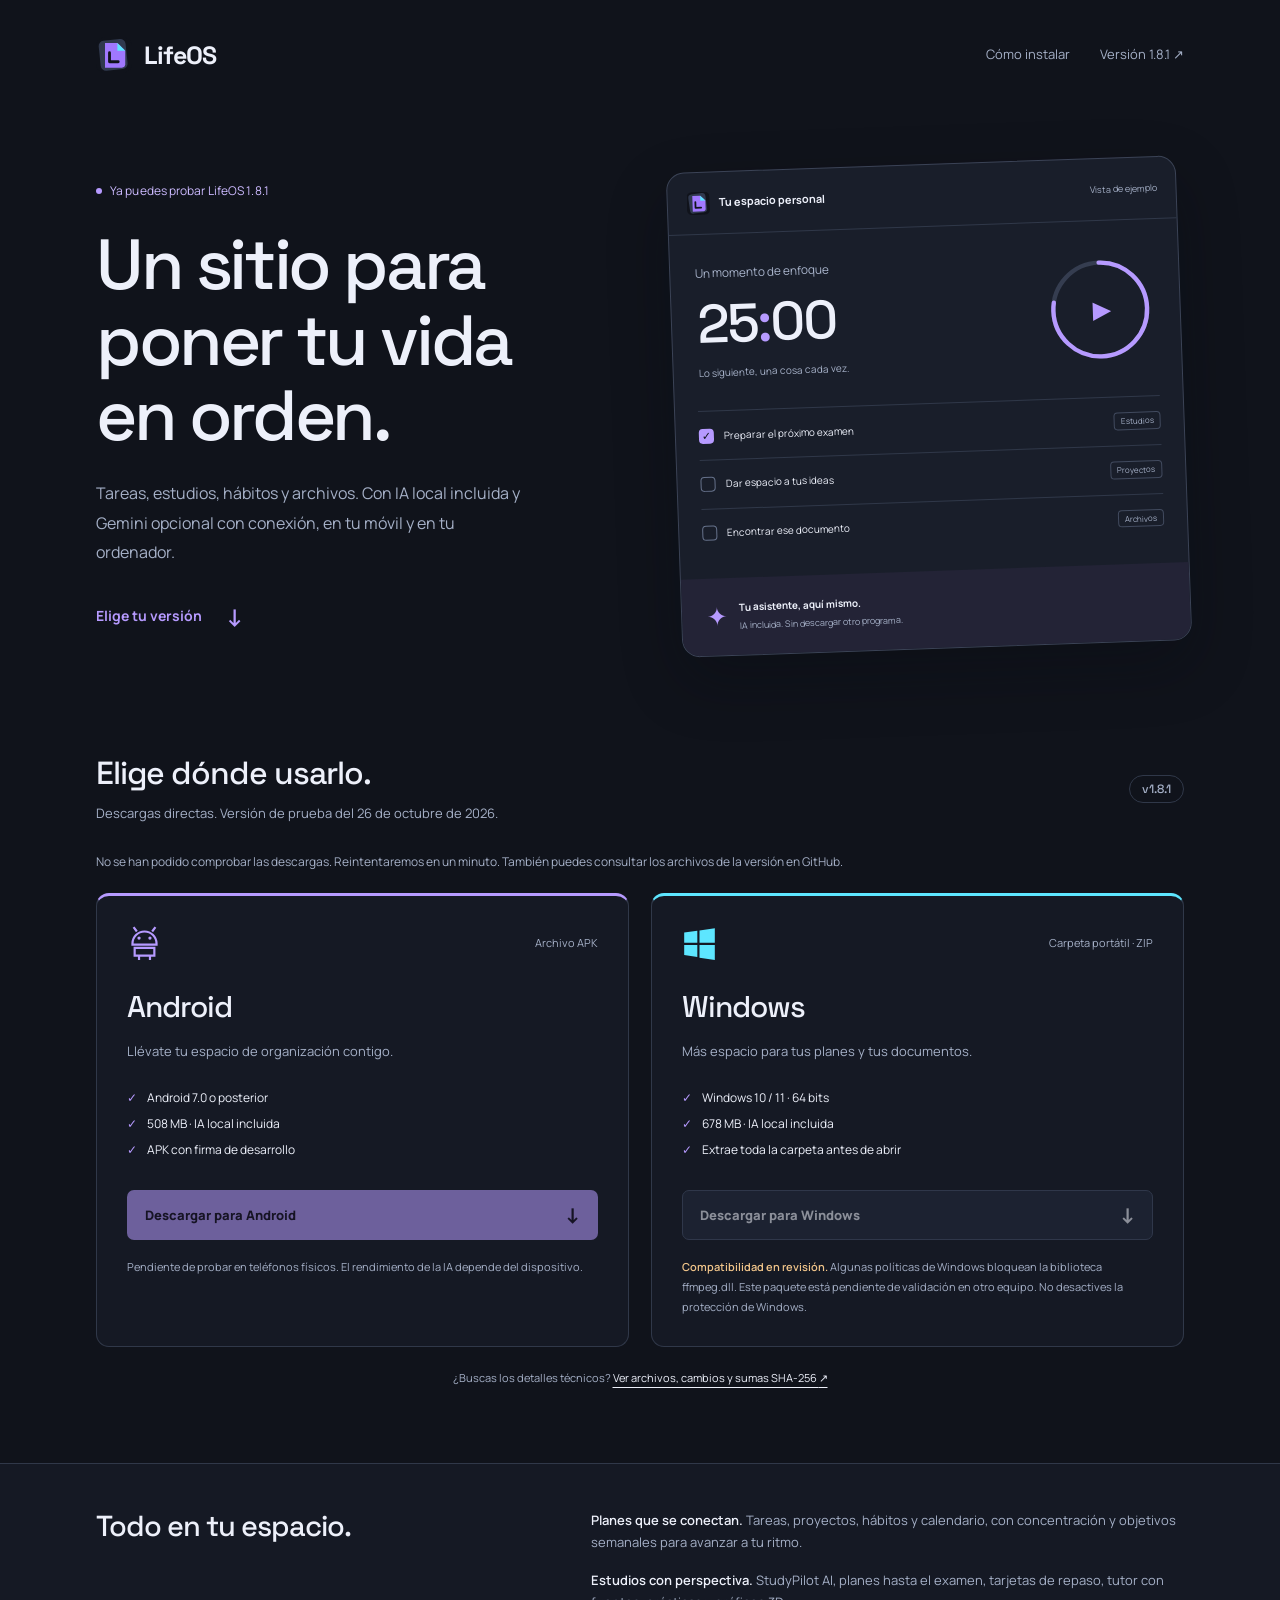
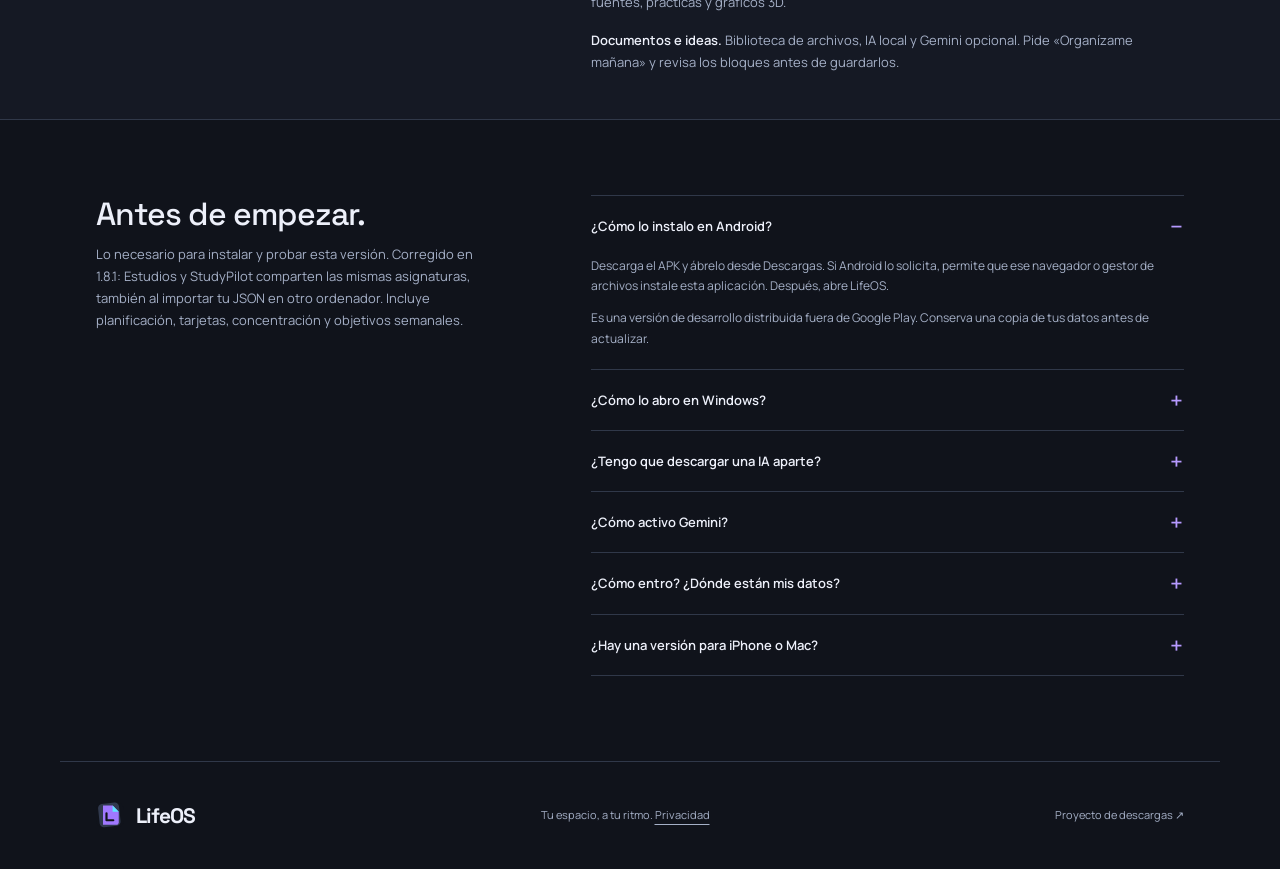
<file: index.html>
<!doctype html>
<html lang="es">
<head>
  <meta charset="utf-8">
  <meta name="viewport" content="width=device-width, initial-scale=1">
  <meta name="theme-color" content="#10131b">
  <meta name="description" content="Descarga LifeOS para Android y Windows. Organiza tus tareas, estudios y archivos con un asistente de IA local incluido.">
  <title>Descargar LifeOS · Android y Windows</title>
  <link rel="icon" href="assets/icon.svg?v=1.8.1" type="image/svg+xml">
  <link rel="stylesheet" href="style.css">
  <script src="downloads.js" defer></script>
</head>
<body>
  <a class="skip" href="#descargas">Ir a las descargas</a>
  <header class="wrap masthead">
    <a class="brand" href="#" aria-label="LifeOS, inicio"><img src="assets/icon.svg?v=1.8.1" width="36" height="36" alt=""><span>LifeOS</span></a>
    <nav aria-label="Navegación"><a href="#instalar">Cómo instalar</a><a href="https://github.com/benitezzgarcia/lifeos-descargas/releases/tag/v1.8.1">Versión 1.8.1 <span aria-hidden="true">↗</span></a></nav>
  </header>
  <main>
    <section class="wrap hero" aria-labelledby="title">
      <div class="intro">
        <span class="release"><span class="dot" aria-hidden="true"></span> Ya puedes probar LifeOS 1.8.1</span>
        <h1 id="title">Un sitio para<br>poner tu vida<br>en orden.</h1>
        <p>Tareas, estudios, hábitos y archivos. Con IA local incluida y Gemini opcional con conexión, en tu móvil y en tu ordenador.</p>
        <a class="hero-link" href="#descargas">Elige tu versión <span aria-hidden="true">↓</span></a>
      </div>
      <div class="preview" aria-label="Ejemplo ilustrativo de las herramientas de LifeOS">
        <div class="preview-top"><span><img src="assets/icon.svg?v=1.8.1" width="23" height="23" alt=""> Tu espacio personal</span><span class="preview-tag">Vista de ejemplo</span></div>
        <div class="focus-demo"><div><span class="eyebrow">Un momento de enfoque</span><span class="timer">25<span>:</span>00</span><span class="focus-caption">Lo siguiente, una cosa cada vez.</span></div><div class="focus-ring" aria-hidden="true"><svg viewBox="0 0 100 100"><circle class="track" cx="50" cy="50" r="43"/><circle class="progress" cx="50" cy="50" r="43"/></svg><span>▶</span></div></div>
        <div class="demo-list"><div><span class="check" aria-hidden="true">✓</span><span>Preparar el próximo examen</span><span class="pill">Estudios</span></div><div><span class="check empty" aria-hidden="true"></span><span>Dar espacio a tus ideas</span><span class="pill">Proyectos</span></div><div><span class="check empty" aria-hidden="true"></span><span>Encontrar ese documento</span><span class="pill">Archivos</span></div></div>
        <div class="preview-bottom"><span class="spark" aria-hidden="true">✦</span><div><strong>Tu asistente, aquí mismo.</strong><span>IA incluida. Sin descargar otro programa.</span></div></div>
      </div>
    </section>
    <section class="wrap downloads" id="descargas" aria-labelledby="downloads-title">
      <div class="section-heading"><div><h2 id="downloads-title">Elige dónde usarlo.</h2><p>Descargas directas. Versión de prueba del 26 de octubre de 2026.</p></div><span class="version">v1.8.1</span></div>
      <p class="transfer-status" id="transfer-status" role="status">Comprobando los archivos de descarga…</p>
      <div class="platforms">
        <article class="platform android">
          <div class="platform-heading"><svg width="35" height="35" viewBox="0 0 32 32" fill="none" aria-hidden="true"><path d="m9 5-3-4m17 4 3-4M5 16a11 11 0 0 1 22 0v1H5v-1Z" stroke="currentColor" stroke-width="2"/><circle cx="11" cy="11" r="1.5" fill="currentColor"/><circle cx="21" cy="11" r="1.5" fill="currentColor"/><path d="M7 20h18v7H7zm4 7v4m10-4v4" stroke="currentColor" stroke-width="2"/></svg><span class="format">Archivo APK</span></div>
          <h3>Android</h3><p class="platform-desc">Llévate tu espacio de organización contigo.</p>
          <ul><li>Android 7.0 o posterior</li><li>508 MB · IA local incluida</li><li>APK con firma de desarrollo</li></ul>
          <a class="download-button" id="download-android" aria-disabled="true" href="https://github.com/benitezzgarcia/lifeos-descargas/releases/download/v1.8.1/LifeOS-android-debug.apk">Descargar para Android <span aria-hidden="true">↓</span></a>
          <p class="download-note">Pendiente de probar en teléfonos físicos. El rendimiento de la IA depende del dispositivo.</p>
        </article>
        <article class="platform windows">
          <div class="platform-heading"><svg width="35" height="35" viewBox="0 0 32 32" fill="currentColor" aria-hidden="true"><path d="m2 6 12-1.7v11H2zm14-2 14-2v13.3H16zM2 17.3h12v11L2 26.6zm14 0h14V31l-14-2z"/></svg><span class="format">Carpeta portátil · ZIP</span></div>
          <h3>Windows</h3><p class="platform-desc">Más espacio para tus planes y tus documentos.</p>
          <ul><li>Windows 10 / 11 · 64 bits</li><li>678 MB · IA local incluida</li><li>Extrae toda la carpeta antes de abrir</li></ul>
          <a class="download-button secondary" id="download-windows" aria-disabled="true" href="https://github.com/benitezzgarcia/lifeos-descargas/releases/download/v1.8.1/LifeOS-Windows-Prueba.zip">Descargar para Windows <span aria-hidden="true">↓</span></a>
          <p class="download-note warning"><strong>Compatibilidad en revisión.</strong> Algunas políticas de Windows bloquean la biblioteca ffmpeg.dll. Este paquete está pendiente de validación en otro equipo. No desactives la protección de Windows.</p>
        </article>
      </div>
      <p class="download-footer">¿Buscas los detalles técnicos? <a href="https://github.com/benitezzgarcia/lifeos-descargas/releases/tag/v1.8.1">Ver archivos, cambios y sumas SHA-256 <span aria-hidden="true">↗</span></a></p>
    </section>
    <section class="included" aria-labelledby="included-title"><div class="wrap included-inner"><h2 id="included-title">Todo en tu espacio.</h2><div><p><strong>Planes que se conectan.</strong> Tareas, proyectos, hábitos y calendario, con concentración y objetivos semanales para avanzar a tu ritmo.</p><p><strong>Estudios con perspectiva.</strong> StudyPilot AI, planes hasta el examen, tarjetas de repaso, tutor con fuentes, prácticas y gráficos 3D.</p><p><strong>Documentos e ideas.</strong> Biblioteca de archivos, IA local y Gemini opcional. Pide «Organízame mañana» y revisa los bloques antes de guardarlos.</p></div></div></section>
    <section class="wrap install" id="instalar" aria-labelledby="install-title"><div class="install-intro"><h2 id="install-title">Antes de empezar.</h2><p>Lo necesario para instalar y probar esta versión. Corregido en 1.8.1: Estudios y StudyPilot comparten las mismas asignaturas, también al importar tu JSON en otro ordenador. Incluye planificación, tarjetas, concentración y objetivos semanales.</p></div><div class="questions">
      <details open><summary>¿Cómo lo instalo en Android?</summary><div><p>Descarga el APK y ábrelo desde Descargas. Si Android lo solicita, permite que ese navegador o gestor de archivos instale esta aplicación. Después, abre LifeOS.</p><p>Es una versión de desarrollo distribuida fuera de Google Play. Conserva una copia de tus datos antes de actualizar.</p></div></details>
      <details><summary>¿Cómo lo abro en Windows?</summary><div><p>Descarga el ZIP, pulsa «Extraer todo» y abre LifeOS.exe dentro de la carpeta extraída. Conserva la carpeta completa, incluidas sus bibliotecas y recursos.</p><p>Si la política de integridad de Windows bloquea ffmpeg.dll, esta distribución no será compatible con ese equipo. No desactives las protecciones para ejecutarla.</p></div></details>
      <details><summary>¿Tengo que descargar una IA aparte?</summary><div><p>No. El modelo Qwen3-0.6B y su motor están incluidos; por eso los archivos ocupan más. La IA funciona localmente y sus respuestas necesitan revisión. Su velocidad depende de la memoria y la potencia del dispositivo.</p></div></details>
      <details><summary>¿Cómo activo Gemini?</summary><div><p>En Asistente, pulsa «Gemini · Con conexión». Al entrar con Google puedes recordar el dispositivo durante 30 días. Gemini necesita Internet y tiene límites de uso. Tu suscripción personal de Gemini no se utiliza en la app. El acceso mediante código privado anterior sigue disponible.</p><p>Puedes cerrar la sesión actual o todas las sesiones desde la app. Autoriza cada consulta y selecciona el contexto que quieras compartir. El servicio de LifeOS en Cloudflare transmite lo autorizado a Google. El modo local sigue funcionando sin conexión.</p></div></details>
      <details><summary>¿Cómo entro? ¿Dónde están mis datos?</summary><div><p>Necesitas entrar con Google para usar LifeOS. El acceso es gratuito; no hay registro por correo ni contraseñas de LifeOS. Los datos siguen guardados en el dispositivo. Puedes recordar la sesión durante 30 días y trabajar sin conexión mientras siga siendo válida. Puedes exportar copias desde Ajustes y la biblioteca desde Archivos.</p><p>La misma entrada con Google solicita el permiso opcional de copias privadas en Drive. Puedes entrar sin Drive si Google deniega el permiso. Drive sigue en modo de pruebas y necesita una cuenta autorizada. Las copias de productividad se guardan manualmente en el espacio privado de LifeOS del Drive de cada persona. No incluyen documentos ni conversaciones y no son una sincronización automática. Las asignaturas y sus calificaciones se recuperan desde el JSON general y aparecen en Estudios y StudyPilot. StudyPilot tiene su propia exportación ZIP con apuntes, chats, prácticas, tarjetas, objetivos semanales y notas; no está incluido en la copia general de Drive.</p></div></details>
      <details><summary>¿Hay una versión para iPhone o Mac?</summary><div><p>Esta página ofrece únicamente las descargas de prueba para Android y Windows. No hay aquí una versión lista para instalar en iPhone o Mac.</p></div></details>
    </div></section>
  </main>
  <footer class="wrap footer"><a class="brand" href="#"><img src="assets/icon.svg?v=1.8.1" width="28" height="28" alt=""><span>LifeOS</span></a><p>Tu espacio, a tu ritmo. <a href="privacy.html">Privacidad</a></p><a href="https://github.com/benitezzgarcia/lifeos-descargas">Proyecto de descargas <span aria-hidden="true">↗</span></a></footer>
</body>
</html>
</file>
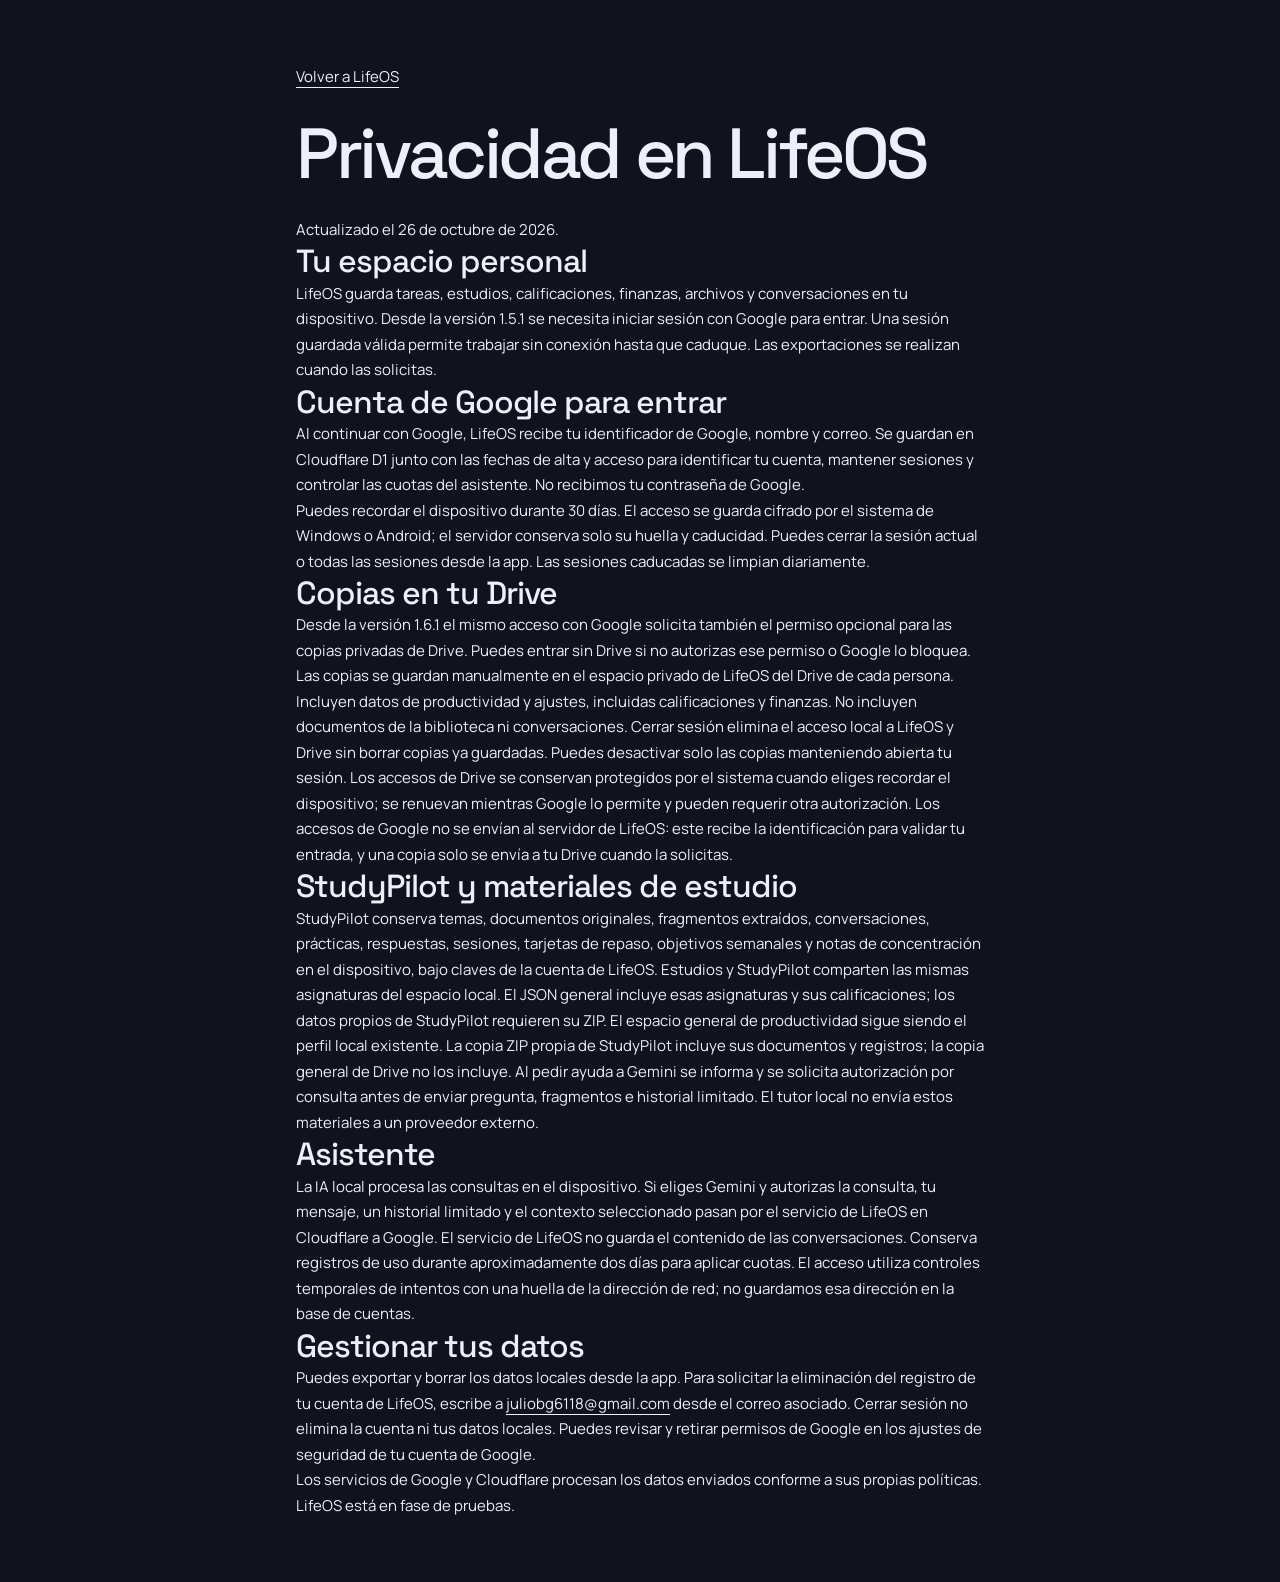
<file: privacy.html>
<!doctype html><html lang="es"><head><meta charset="utf-8"><meta name="viewport" content="width=device-width,initial-scale=1"><title>Privacidad · LifeOS</title><link rel="stylesheet" href="style.css"></head><body><main class="wrap" style="max-width:760px;padding-block:64px"><a href="./">Volver a LifeOS</a><h1>Privacidad en LifeOS</h1><p>Actualizado el 26 de octubre de 2026.</p><h2>Tu espacio personal</h2><p>LifeOS guarda tareas, estudios, calificaciones, finanzas, archivos y conversaciones en tu dispositivo. Desde la versión 1.5.1 se necesita iniciar sesión con Google para entrar. Una sesión guardada válida permite trabajar sin conexión hasta que caduque. Las exportaciones se realizan cuando las solicitas.</p><h2>Cuenta de Google para entrar</h2><p>Al continuar con Google, LifeOS recibe tu identificador de Google, nombre y correo. Se guardan en Cloudflare D1 junto con las fechas de alta y acceso para identificar tu cuenta, mantener sesiones y controlar las cuotas del asistente. No recibimos tu contraseña de Google.</p><p>Puedes recordar el dispositivo durante 30 días. El acceso se guarda cifrado por el sistema de Windows o Android; el servidor conserva solo su huella y caducidad. Puedes cerrar la sesión actual o todas las sesiones desde la app. Las sesiones caducadas se limpian diariamente.</p><h2>Copias en tu Drive</h2><p>Desde la versión 1.6.1 el mismo acceso con Google solicita también el permiso opcional para las copias privadas de Drive. Puedes entrar sin Drive si no autorizas ese permiso o Google lo bloquea. Las copias se guardan manualmente en el espacio privado de LifeOS del Drive de cada persona. Incluyen datos de productividad y ajustes, incluidas calificaciones y finanzas. No incluyen documentos de la biblioteca ni conversaciones. Cerrar sesión elimina el acceso local a LifeOS y Drive sin borrar copias ya guardadas. Puedes desactivar solo las copias manteniendo abierta tu sesión. Los accesos de Drive se conservan protegidos por el sistema cuando eliges recordar el dispositivo; se renuevan mientras Google lo permite y pueden requerir otra autorización. Los accesos de Google no se envían al servidor de LifeOS: este recibe la identificación para validar tu entrada, y una copia solo se envía a tu Drive cuando la solicitas.</p><h2>StudyPilot y materiales de estudio</h2><p>StudyPilot conserva temas, documentos originales, fragmentos extraídos, conversaciones, prácticas, respuestas, sesiones, tarjetas de repaso, objetivos semanales y notas de concentración en el dispositivo, bajo claves de la cuenta de LifeOS. Estudios y StudyPilot comparten las mismas asignaturas del espacio local. El JSON general incluye esas asignaturas y sus calificaciones; los datos propios de StudyPilot requieren su ZIP. El espacio general de productividad sigue siendo el perfil local existente. La copia ZIP propia de StudyPilot incluye sus documentos y registros; la copia general de Drive no los incluye. Al pedir ayuda a Gemini se informa y se solicita autorización por consulta antes de enviar pregunta, fragmentos e historial limitado. El tutor local no envía estos materiales a un proveedor externo.</p><h2>Asistente</h2><p>La IA local procesa las consultas en el dispositivo. Si eliges Gemini y autorizas la consulta, tu mensaje, un historial limitado y el contexto seleccionado pasan por el servicio de LifeOS en Cloudflare a Google. El servicio de LifeOS no guarda el contenido de las conversaciones. Conserva registros de uso durante aproximadamente dos días para aplicar cuotas. El acceso utiliza controles temporales de intentos con una huella de la dirección de red; no guardamos esa dirección en la base de cuentas.</p><h2>Gestionar tus datos</h2><p>Puedes exportar y borrar los datos locales desde la app. Para solicitar la eliminación del registro de tu cuenta de LifeOS, escribe a <a href="mailto:juliobg6118@gmail.com">juliobg6118@gmail.com</a> desde el correo asociado. Cerrar sesión no elimina la cuenta ni tus datos locales. Puedes revisar y retirar permisos de Google en los ajustes de seguridad de tu cuenta de Google.</p><p>Los servicios de Google y Cloudflare procesan los datos enviados conforme a sus propias políticas. LifeOS está en fase de pruebas.</p></main></body></html>
</file>
<file: style.css>
@font-face{font-family:Manrope;src:url('assets/Manrope.ttf') format('truetype');font-display:swap;font-weight:200 800}@font-face{font-family:Space;src:url('assets/SpaceGrotesk.ttf') format('truetype');font-display:swap;font-weight:300 700}
:root{color-scheme:dark;--bg:#10131b;--panel:#191e2a;--line:#303849;--text:#edf0fa;--muted:#a5b0c7;--purple:#b69aff;--cyan:#5de6ff}*{box-sizing:border-box}html{scroll-behavior:smooth;scroll-padding-top:30px}body{margin:0;background:var(--bg);color:var(--text);font:15px/1.7 Manrope,Arial,sans-serif}a{color:inherit;text-underline-offset:5px}a:focus-visible,summary:focus-visible{outline:3px solid var(--cyan);outline-offset:6px;border-radius:4px}.wrap{max-width:1160px;margin:auto;padding-inline:36px}.skip{position:fixed;top:-100px;left:20px;z-index:9;padding:10px 20px;background:var(--purple);color:var(--bg)}.skip:focus{top:15px}.masthead{min-height:109px;display:flex;align-items:center;justify-content:space-between;gap:25px}.brand{display:inline-flex;align-items:center;gap:12px;font:700 25px Space,Manrope,sans-serif;letter-spacing:-1px;text-decoration:none}.brand img{border-radius:9px}nav{display:flex;gap:30px;font-size:13px;color:var(--muted)}nav a{text-decoration:none}nav a:hover,.footer>a:last-child:hover{color:var(--purple)}.hero{display:grid;grid-template-columns:1fr 1fr;align-items:center;gap:68px;padding-top:55px;padding-bottom:105px}.release{display:inline-flex;gap:8px;align-items:center;color:#ccbaff;font-size:12px;letter-spacing:.1px}.dot{width:6px;height:6px;border-radius:50%;background:var(--purple)}h1,h2,h3,p{margin:0}h1,h2,h3{font-family:Space,Manrope,sans-serif}h1{font-size:clamp(48px,5.7vw,71px);line-height:1.06;letter-spacing:-3.4px;font-weight:500;margin:26px 0}h1 br{display:block}.intro>p{max-width:430px;color:var(--muted);font-size:16px;line-height:1.85}.hero-link{display:inline-flex;align-items:center;gap:24px;color:var(--purple);font-size:14px;margin-top:28px;text-decoration:none;font-weight:700}.hero-link span{font-size:24px}.preview{background:var(--panel);border:1px solid #3b4356;border-radius:18px;box-shadow:0 24px 60px #080a104d;transform:rotate(-2deg);overflow:hidden}.preview-top{display:flex;justify-content:space-between;align-items:center;gap:12px;padding:19px;border-bottom:1px solid var(--line);font-size:11px}.preview-top>span:first-child{display:flex;align-items:center;gap:9px;font-weight:700}.preview-tag{color:var(--muted);font-size:9px}.focus-demo{display:flex;justify-content:space-between;align-items:center;gap:15px;padding:29px 25px}.focus-demo>div:first-child{display:flex;flex-direction:column}.eyebrow{font-size:12px;color:var(--muted)}.timer{font:500 54px/1.5 Space,sans-serif;letter-spacing:-2px}.timer>span{color:var(--purple)}.focus-caption{font-size:10px;color:var(--muted)}.focus-ring{position:relative;width:109px;height:109px;flex-shrink:0}.focus-ring svg{width:100%;height:100%;transform:rotate(-90deg)}.focus-ring circle{stroke-width:4;fill:none}.track{stroke:#353d50}.progress{stroke:var(--purple);stroke-dasharray:210 270;stroke-linecap:round}.focus-ring>span{position:absolute;inset:0;display:grid;place-content:center;color:var(--purple);font-size:24px;padding-left:3px}.demo-list{padding:0 23px 22px}.demo-list>div{display:flex;align-items:center;gap:10px;border-top:1px solid var(--line);padding:15px 0;font-size:10px}.check{width:15px;height:15px;display:grid;place-content:center;background:var(--purple);border-radius:4px;color:var(--bg);font-size:11px}.check.empty{background:none;border:1px solid #66728b}.pill{margin-left:auto;font-size:8px;color:var(--muted);border:1px solid #414a5e;border-radius:4px;padding:1px 6px}.preview-bottom{display:flex;gap:12px;align-items:center;background:#232336;padding:17px 24px}.spark{font-size:25px;color:var(--purple)}.preview-bottom strong,.preview-bottom div>span{display:block;font-size:10px}.preview-bottom div>span{font-size:9px;color:var(--muted);margin-top:2px}.downloads{padding-bottom:75px}.section-heading{display:flex;justify-content:space-between;align-items:center;gap:20px;margin-bottom:28px}h2{font-size:32px;line-height:1.2;font-weight:500;letter-spacing:-1px}.section-heading p,.install-intro p{color:var(--muted);font-size:13px;margin-top:10px}.version{font:500 12px Space,sans-serif;padding:5px 12px;border:1px solid var(--line);border-radius:20px;color:var(--muted)}.platforms{display:grid;grid-template-columns:1fr 1fr;gap:22px}.platform{border:1px solid var(--line);border-radius:13px;padding:30px;display:flex;flex-direction:column;background:#151924}.android{border-top:3px solid var(--purple)}.windows{border-top:3px solid var(--cyan)}.platform-heading{display:flex;justify-content:space-between;align-items:center;margin-bottom:20px;color:var(--purple)}.windows .platform-heading{color:var(--cyan)}.format{color:var(--muted);font-size:11px}h3{font-size:30px;letter-spacing:-1px;font-weight:500}.platform-desc{font-size:13px;color:var(--muted);margin-top:8px}.platform ul{padding:0;list-style:none;line-height:2.2;font-size:12px;margin:23px 0 26px}.platform li:before{content:'✓';color:var(--purple);margin-right:10px}.download-button{display:flex;align-items:center;justify-content:space-between;background:var(--purple);color:#171025;padding:14px 18px;text-decoration:none;border-radius:7px;font-weight:800;font-size:13px;transition:background .15s}.download-button:hover{background:#c7afff}.download-button span{font-size:21px;line-height:1}.download-button.secondary{background:#232b3c;color:var(--text);border:1px solid #45506a;padding:13px 17px}.download-button.secondary:hover{background:#2f3b51}.download-note{font-size:11px;color:var(--muted);margin-top:17px;line-height:1.8}.warning strong{color:#f1c58a;font-weight:600}.download-footer{font-size:11px;color:var(--muted);text-align:center;margin-top:22px}.download-footer a{color:var(--text)}.included{background:#151924;border-block:1px solid var(--line)}.included-inner{display:grid;grid-template-columns:1fr 1.5fr;gap:100px;padding-top:45px;padding-bottom:45px;align-items:start}.included h2{font-size:29px}.included p{font-size:13px;color:var(--muted);margin-bottom:16px}.included p:last-child{margin-bottom:0}.included strong{color:var(--text);font-weight:600}.install{display:grid;grid-template-columns:1fr 1.5fr;gap:100px;padding-top:75px;padding-bottom:85px}.questions details{border-bottom:1px solid var(--line)}.questions details:first-child{border-top:1px solid var(--line)}summary{cursor:pointer;list-style:none;font-size:13px;font-weight:600;padding:19px 28px 19px 0;position:relative}summary::-webkit-details-marker{display:none}summary:after{content:'+';position:absolute;right:0;top:15px;color:var(--purple);font:24px Space,sans-serif}details[open] summary:after{content:'−'}.questions details>div{padding:0 22px 20px 0;font-size:12px;color:var(--muted)}.questions p+p{margin-top:12px}.footer{border-top:1px solid var(--line);display:flex;align-items:center;justify-content:space-between;gap:20px;min-height:108px;font-size:11px;color:var(--muted)}.footer .brand{color:var(--text);font-size:21px}.footer>a:last-child{text-decoration:none}::selection{background:#b69aff;color:#10131b}
.skip:not(:focus){clip-path:inset(50%);width:1px;height:1px;overflow:hidden;white-space:nowrap;padding:0}
.transfer-status{font-size:12px;color:var(--muted);margin-bottom:20px}.download-button[aria-disabled=true]{opacity:.55;cursor:wait}
@media(min-width:1450px){.hero{padding-top:80px;padding-bottom:115px}}
@media(max-width:850px){.wrap{padding-inline:25px}.hero{gap:30px;padding-top:40px;padding-bottom:75px}h1{letter-spacing:-2.5px}.preview-top{padding:14px}.focus-demo{padding:22px 17px}.timer{font-size:44px}.focus-ring{width:80px;height:80px}.focus-caption{font-size:8px}.demo-list{padding-inline:16px}.demo-list>div{font-size:9px}.pill{display:none}.included-inner,.install{gap:40px}.platform{padding:24px}.download-button{font-size:12px;padding-inline:14px}}
@media(max-width:620px){.wrap{padding-inline:22px}.masthead{min-height:85px}nav{gap:15px;font-size:11px}nav a:first-child{display:none}.brand{font-size:24px}.hero{grid-template-columns:1fr;gap:42px;padding-top:25px;padding-bottom:62px}.intro>p{font-size:15px;max-width:340px}h1{font-size:54px;letter-spacing:-2.7px;margin:23px 0}.hero-link{margin-top:20px}.preview{max-width:425px;transform:none;margin-inline:3px}.preview-top{padding:16px 19px}.preview-tag{font-size:9px}.focus-demo{padding:23px}.timer{font-size:51px}.focus-ring{width:96px;height:96px}.focus-caption{font-size:10px}.demo-list{padding-inline:22px}.demo-list>div{font-size:10px}.pill{display:block}h2{font-size:28px}.section-heading{align-items:start;margin-bottom:24px}.section-heading p{font-size:12px;max-width:240px}.version{font-size:10px;white-space:nowrap}.platforms{grid-template-columns:1fr;gap:20px}.platform{padding:26px}.download-button{font-size:13px;padding:15px 18px}.download-button.secondary{padding:14px 17px}.downloads{padding-bottom:45px}.download-footer{line-height:2}.download-footer a{display:block}.included-inner,.install{grid-template-columns:1fr;gap:25px}.included-inner{padding-top:34px;padding-bottom:34px}.included p{line-height:1.9}.install{padding-top:45px;padding-bottom:50px;gap:25px}.footer{padding-top:24px;padding-bottom:24px;display:grid;grid-template-columns:1fr 1fr;gap:12px}.footer .brand{font-size:22px}.footer p{text-align:right}.footer>a:last-child{grid-column:1/-1}summary{font-size:12px}.format{font-size:11px}}
@media(prefers-reduced-motion:reduce){html{scroll-behavior:auto}*{transition:none!important}}
</file>
